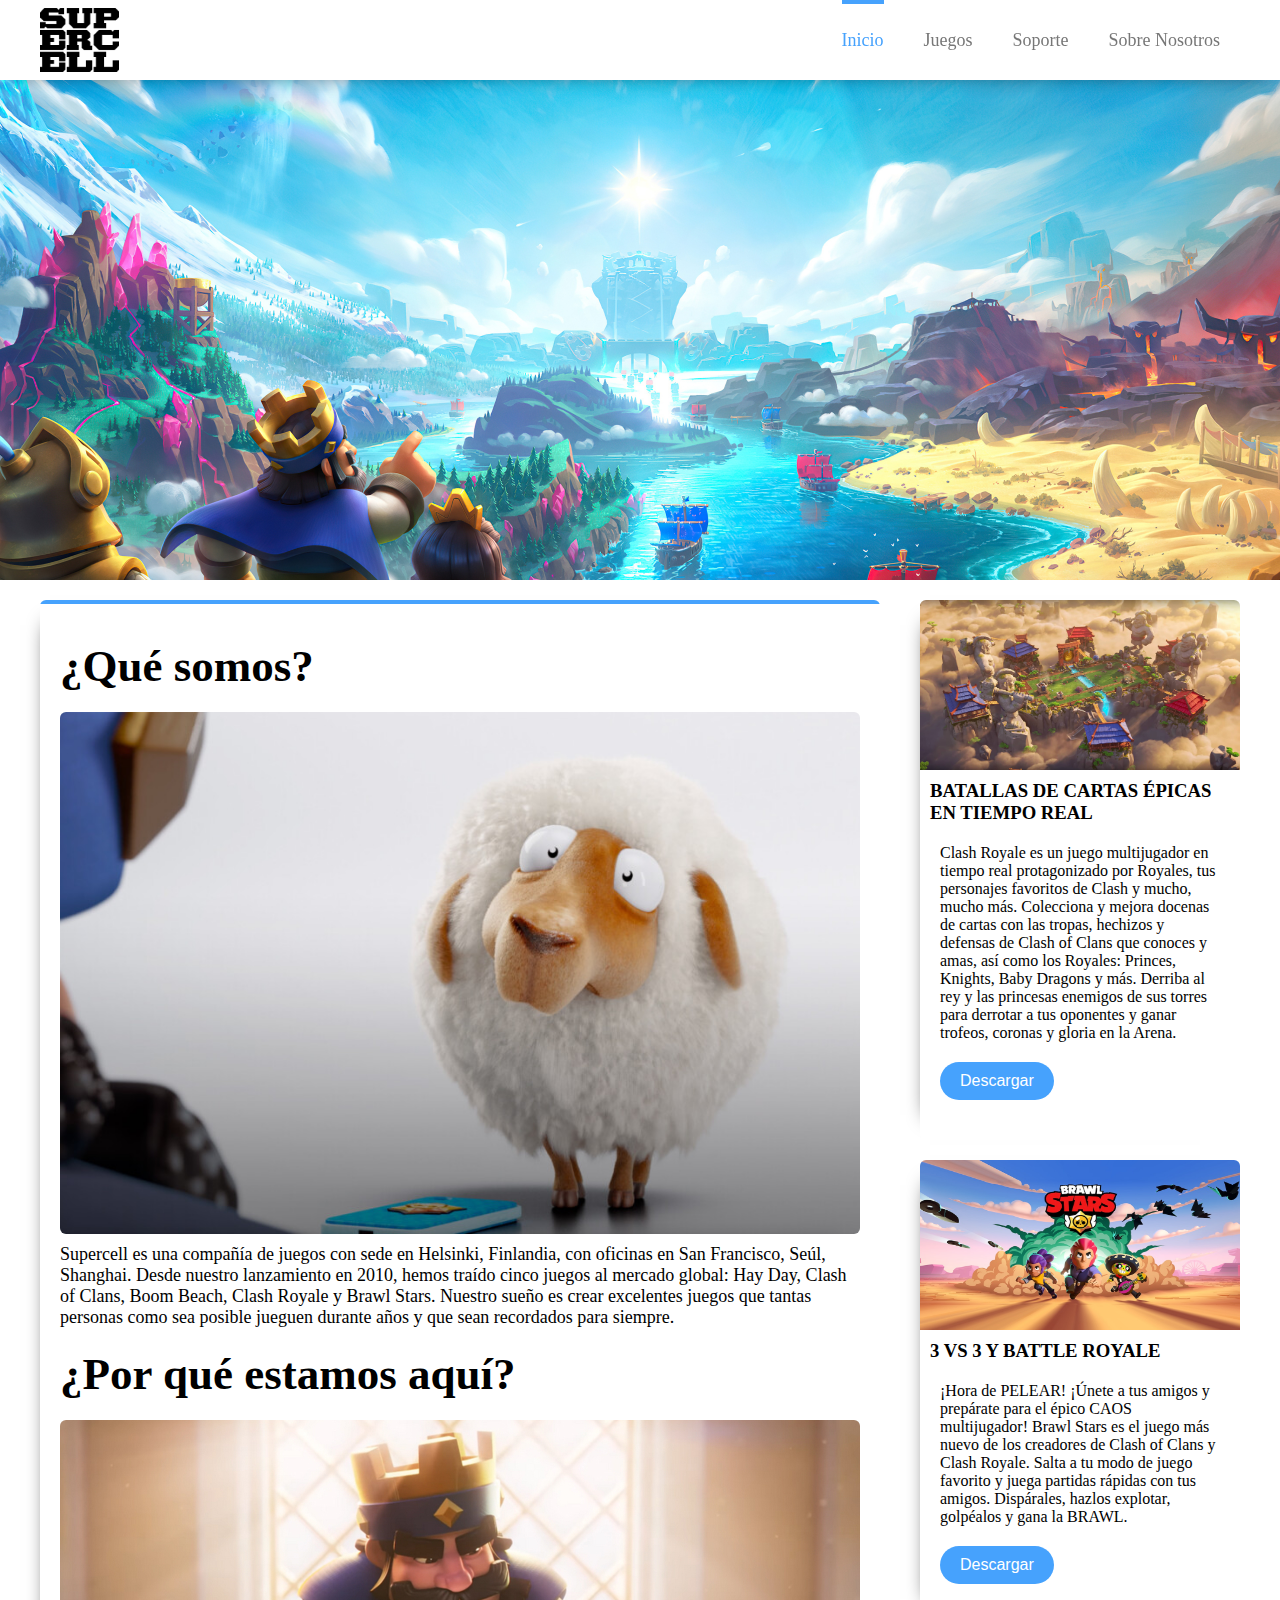
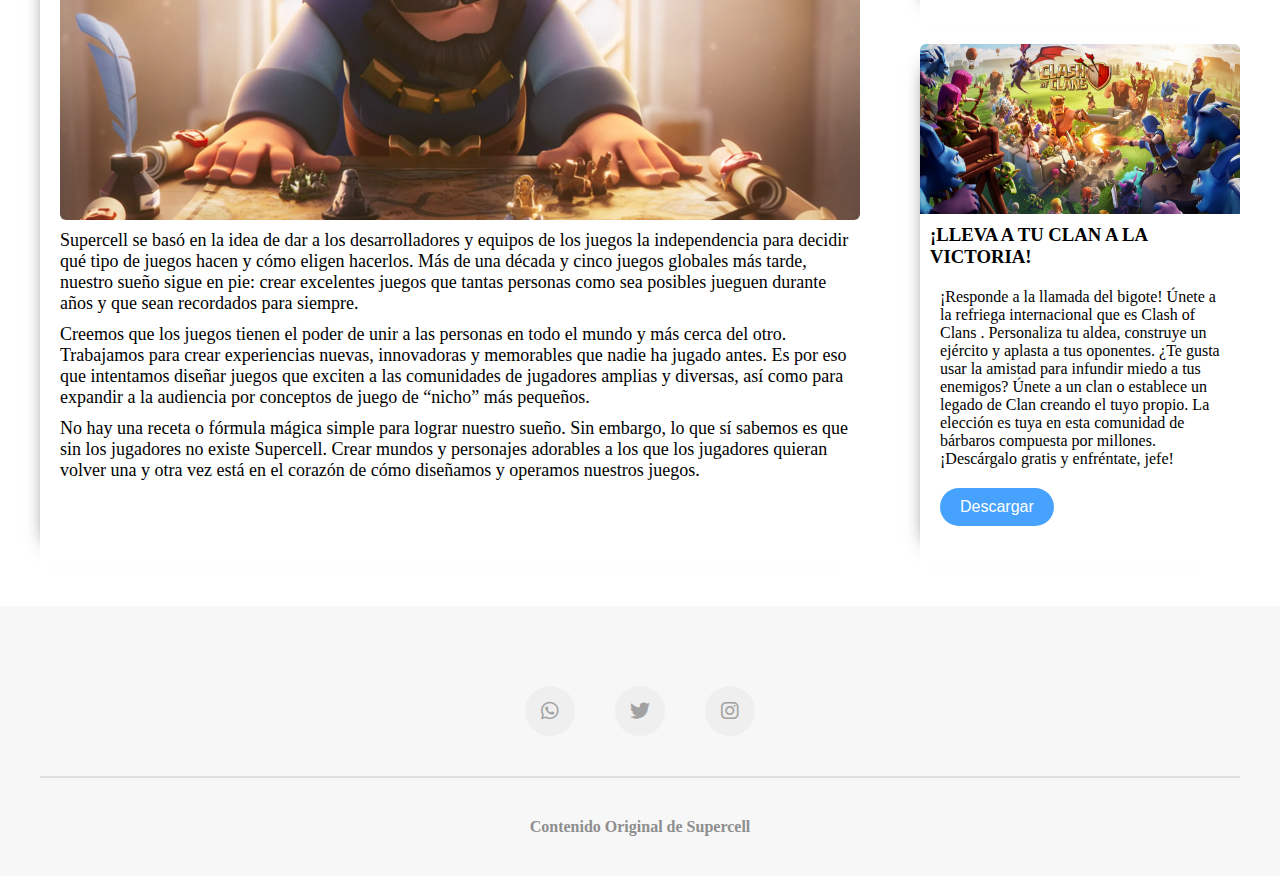
<file: index.html>
<html>
<html lang="en">

<head>
    <meta charset="UTF-8" />
    <meta http-equiv="X-UA-Compatible" content="IE=edge,chrome=1" />
    <meta name="viewport"
        content="width=device-width, user-scalable=no, inicial-scale=1.0, maximun-scale=1.0, minimun-scale=1.0" />
    <title>Supercell.com</title>
    <link rel="stylesheet" href="css/all.min.css" />
    <link rel="stylesheet" href="css/style__index.css" />
</head>

<body>
    <!-- HEADER MENU -->
    <header>
        <div class="header__content">
            <div class="logo">
                <img src="img/media_logo_supercell_black2x.png" />
        </div>
        <div class="menu" id="show-menu">
            <nav>
                <ul>
                    <li class="menu-selected">
                        <a href="index.html" class="text-menu-selected"><i class="fa-solid fa-home"></i>Inicio</a>
        </li>
        <li>
            <a href="Juegos.html"><i class="fa-solid fa-gamepad"></i>Juegos</a>
        </li>
        <li>
            <a href="Soporte.html"><i class="fa-solid fa-headset"></i>Soporte</a>
        </li>
        <li>
            <a href="Sobre Nosotros.html"><i class="fa-solid fa-people-group"></i>Sobre Nosotros</a>
                        </li>
                    </ul>
                </nav>
            </div>
        </div>

        <div id="icon-menu">
            <i class="fa-solid fa-bars"></i>
        </div>
    </header>

    <!-- FRONT PAGE -->
    <div class="container-all" id="move-content">
        <div class="container-cover"></div>

        <!-- ARTICLE -->
        <div class="container-content">
            <article>
                <h2>¿Qué somos?</h2>
                <img src="img/Article_Hero_SC-1.jpg" alt="" />
                <p>
                    Supercell es una compañía de juegos con sede en Helsinki,
                    Finlandia, con oficinas en San Francisco, Seúl, Shanghai. Desde
                    nuestro lanzamiento en 2010, hemos traído cinco juegos al mercado
                    global: Hay Day, Clash of Clans, Boom Beach, Clash Royale y Brawl
                    Stars. Nuestro sueño es crear excelentes juegos que tantas
                    personas como sea posible jueguen durante años y que sean
                    recordados para siempre.
                </p>
                <h2>¿Por qué estamos aquí?</h2>
                <img src="img/Clash-Royale-Supercell.jpg" alt="" />
                <p>
                    Supercell se basó en la idea de dar a los desarrolladores y
                    equipos de los juegos la independencia para decidir qué tipo de
                    juegos hacen y cómo eligen hacerlos. Más de una década y cinco
                    juegos globales más tarde, nuestro sueño sigue en pie: crear
                    excelentes juegos que tantas personas como sea posibles jueguen
                    durante años y que sean recordados para siempre.
                </p>
                <p>
                    Creemos que los juegos tienen el poder de unir a las personas en
                    todo el mundo y más cerca del otro. Trabajamos para crear
                    experiencias nuevas, innovadoras y memorables que nadie ha jugado
                    antes. Es por eso que intentamos diseñar juegos que exciten a las
                    comunidades de jugadores amplias y diversas, así como para
                    expandir a la audiencia por conceptos de juego de “nicho” más
                    pequeños.
                </p>
                <p>
                    No hay una receta o fórmula mágica simple para lograr nuestro
                    sueño. Sin embargo, lo que sí sabemos es que sin los jugadores no
                    existe Supercell. Crear mundos y personajes adorables a los que
                    los jugadores quieran volver una y otra vez está en el corazón de
                    cómo diseñamos y operamos nuestros juegos.
                </p>
            </article>

            <!-- ASIDE -->
            <div class="container-aside">
                <aside>
                    <img src="img/32310-clash-royale.png" />
                    <h3>BATALLAS DE CARTAS ÉPICAS EN TIEMPO REAL</h3>
                    <p>
                        Clash Royale es un juego multijugador en tiempo real
                        protagonizado por Royales, tus personajes favoritos de Clash y
                        mucho, mucho más. Colecciona y mejora docenas de cartas con las
                        tropas, hechizos y defensas de Clash of Clans que conoces y
                        amas, así como los Royales: Princes, Knights, Baby Dragons y
                        más. Derriba al rey y las princesas enemigos de sus torres para
                        derrotar a tus oponentes y ganar trofeos, coronas y gloria en la
                        Arena.
                    </p>
                    <a
                        href="https://www.google.com/url?sa=t&source=web&rct=j&url=https://play.google.com/store/apps/details%3Fid%3Dcom.supercell.clashroyale%26hl%3Des%26gl%3DUS%26referrer%3Dutm_source%253Dgoogle%2526utm_medium%253Dorganic%2526utm_term%253Dclash%2Broyale%26pcampaignid%3DAPPU_1__BbLYsG3LJKjqtsPiPqLqAE&ved=2ahUKEwjBpYe89u74AhWSkWoFHQj9AhUQ5IQBegQIDBAF&usg=AOvVaw1smunozGhA6o17R_wIPlM9"><button>Descargar</button></a>
                </aside>

                <aside>
                    <img src="img/media_banner_brawlstars.jpg" alt="" />
                    <h3>3 VS 3 Y BATTLE ROYALE</h3>
                    <p>
                        ¡Hora de PELEAR! ¡Únete a tus amigos y prepárate para el épico
                        CAOS multijugador! Brawl Stars es el juego más nuevo de los
                        creadores de Clash of Clans y Clash Royale. Salta a tu modo de
                        juego favorito y juega partidas rápidas con tus amigos.
                        Dispárales, hazlos explotar, golpéalos y gana la BRAWL.
                    </p>
                    <a
                        href="https://www.google.com/url?sa=t&source=web&rct=j&url=https://play.google.com/store/apps/details%3Fid%3Dcom.supercell.brawlstars%26hl%3Des%26gl%3DUS%26referrer%3Dutm_source%253Dgoogle%2526utm_medium%253Dorganic%2526utm_term%253Dbrawl%2Bstars%26pcampaignid%3DAPPU_1_YxfLYp3DHpzdkvQP1-S2kAc&ved=2ahUKEwjdgIjt9u74AhWcroQIHVeyDXIQ5IQBegQICBAF&usg=AOvVaw3oESEE-dRs3XzYRWlLZhL0"><button>Descargar</button></a>
                </aside>

                <aside>
                    <img src="img/clash-loadingscreen-2019aug.jpg" alt="" />
                    <h3>¡LLEVA A TU CLAN A LA VICTORIA!</h3>
                    <p>
                        ¡Responde a la llamada del bigote! Únete a la refriega
                        internacional que es Clash of Clans . Personaliza tu aldea,
                        construye un ejército y aplasta a tus oponentes. ¿Te gusta usar
                        la amistad para infundir miedo a tus enemigos? Únete a un clan o
                        establece un legado de Clan creando el tuyo propio. La elección
                        es tuya en esta comunidad de bárbaros compuesta por millones.
                        ¡Descárgalo gratis y enfréntate, jefe!
                    </p>
                    <a
                        href="https://www.google.com/url?sa=t&source=web&rct=j&url=https://play.google.com/store/apps/details%3Fid%3Dcom.supercell.clashofclans%26hl%3Des%26gl%3DUS%26referrer%3Dutm_source%253Dgoogle%2526utm_medium%253Dorganic%2526utm_term%253Dclash%2Bof%2Bclans%26pcampaignid%3DAPPU_1_pRfLYr_JIbCGwbkPs9-G6A8&ved=2ahUKEwj_r8eM9-74AhUwQzABHbOvAf0Q5IQBegQICRAF&usg=AOvVaw3yyqHRB3AAup0AunJhR1M-"><button>Descargar</button></a>
                </aside>
            </div>
        </div>

        <!-- FOOTER -->
        <div class="container-footer">
            <footer>
                <div class="redes-footer">
                    <a href="#"><i class="fa-brands fa-whatsapp"></i></a>
                    <a href="#"><i class="fa-brands fa-twitter"></i></a>
                    <a href="#"><i class="fa-brands fa-instagram"></i></a>
                </div>

                <hr />
                <h4>Contenido Original de Supercell</h4>
            </footer>
        </div>
    </div>

    <script src="js/script.js"></script>
</body>

</html>

</html>
</file>
<file: css/style__index.css>
* {
    margin: 0;
    padding: 0;
    box-sizing: border-box;
    text-decoration: none;
}

body {
    margin: 0;
}

header {
    position: fixed;
    top: 0;
    left: 0;
    width: 100%;
    height: 80px;
    box-shadow: 0px 4px 25px -15px rgb(0, 0, 0);
    z-index: 2;
    background: rgb(255, 255, 255);
}

.header__content {
    max-width: 1200px;
    margin: auto;
    display: flex;
    justify-content: space-between;
}

.logo {
    height: 80px;
    display: flex;
    justify-content: center;
    align-items: center;
}

.logo img {
    height: 80%;
    display: flex;
    align-items: center;
}

.menu {
    height: 80px;
}

.menu nav {
    display: flex;
    align-content: center;
    height: 100%;
}

.menu nav ul {
    display: flex;
    height: 100%;
    margin: 0;
    list-style: none;
    margin-top: auto;
}

.menu nav ul li {
    height: 100%;
    margin: 0% 20px;
    display: flex;
    justify-content: center;
    align-items: center;
    position: relative;
}

.menu-selected:before {
    content: "";
    width: 100%;
    height: 4px;
    background: #46a2fd;
    position: absolute;
    top: 0;
    left: 0;
}

.menu nav ul li a {
    color: #777777;
    font-size: 18px;
    transition: 300ms;
}

.menu nav ul li a:hover {
    color: #46a2fd;
}

.menu .text-menu-selected {
    color: #46a2fd;
}

.menu nav ul li a i {
    display: none;
}

#icon-menu {
    width: 50px;
    height: 50px;
    position: absolute;
    right: 20px;
    top: 16px;
    font-size: 20px;
    background: #fafafa;
    border-radius: 100%;
    color: #787878;
    display: none;
    justify-content: center;
    align-items: center;
    cursor: pointer;
    padding: 10px;
}

#icon-menu:hover {
    background: #f2f2f2;
}

/* FRONT PAGE */

.container-cover {
    width: 100%;
    height: 500px;
    position: relative;
    top: 80px;
    background-image: url(../img/2560x1600-85834-supercell-clash-royale-games-2016-games-hd-4k.jpg);
    background-position: center;
    background-size: cover;
    background-repeat: no-repeat;
}

.container-cover-info {
    max-width: 800px;
    height: 500px;
    margin: auto;
    text-align: center;
    display: flex;
    flex-direction: column;
    justify-content: center;
    align-items: center;
    z-index: 1px;
    position: relative;
}

/* ARTICLE */

.container-content {
    max-width: 1200px;
    margin: auto;
    margin-top: 80px;
    display: flex;
    justify-content: center;
}

.container-content h2 {
    padding: 20px 0;
}

article {
    width: 100%;
    padding: 20px;
    padding-bottom: 40px;
    box-shadow: -15px 0 20px -25px black;
    border-radius: 6px;
    position: relative;
    overflow: hidden;
}

article:before {
    content: "";
    width: 100%;
    height: 4px;
    position: absolute;
    top: 0;
    left: 0;
    background-color: #46a2fd;
}

article {
    margin-top: 20px;
    font-weight: 500;
    font-size: 30px;
}

article p {
    margin-top: 10px;
    font-size: 18px;
}

article img {
    width: 100%;
    border-radius: 6px;
}

/* ASIDE */
.container-aside aside {
    width: 320px;
    border-radius: 6px;
    box-shadow: -15px 0 20px -25px black;
    overflow: hidden;
    margin-left: 40px;
    margin-top: 20px;
    padding-bottom: 40px;
}

.container-aside h3 {
    margin: 10px;
}

.container-aside aside img {
    width: 100%;
    height: 170px;
}

.container-aside aside h2,
.container-aside aside p {
    margin-top: 20px;
    padding: 0 20px;
}

.container-aside aside button {
    margin-top: 20px;
    margin-left: 20px;
    padding: 10px 20px;
    font-size: 16px;
    background: #46a2fd;
    border: none;
    color: #fff;
    cursor: pointer;
    border-radius: 30px;
}

.container-aside aside button:hover {
    opacity: 0.9;
}

/* FOOTER */
.container-footer {
    width: 100%;
    padding: 40px 0;
    background: #f7f7f7;
    margin-top: 40px;
}

.container-footer footer {
    max-width: 1200px;
    margin: auto;
}

.container-footer footer .logo-footer {
    text-align: center;
}

.container-footer footer .logo-footer img {
    width: 70px;
    border-radius: 15px;
}

.container-footer footer .redes-footer {
    display: flex;
    justify-content: center;
    margin-top: 20px;
}

.redes-footer .fa-brands {
    font-size: 20px;
    margin: 20px;
    background: #efefef;
    width: 50px;
    height: 50px;
    display: flex;
    justify-content: center;
    align-items: center;
    border-radius: 100%;
    color: #a2a2a2;
}

.redes-footer .fa-whatsapp:hover {
    background: #25d366;
    color: #fff;
}

.redes-footer .fa-twitter:hover {
    background: #00acee;
    color: #fff;
}

.redes-footer .fa-instagram:hover {
    background: linear-gradient(to top right,
            #feda75,
            #fa7e1e,
            #d62976,
            #962fbf,
            #4f5bd5);
    color: #fff;
}

.container-footer footer hr {
    margin-top: 20px;
    border: none;
    height: 2px;
    background: #dfdfdf;
}

.container-footer footer h4 {
    text-align: center;
    margin-top: 40px;
    font-weight: 500px;
    color: #8e8e8e;
}

/* RESPONSIVE DESING */
@media screen and (max-width: 1220px) {

    .header__content,
    .container-content,
    .container-footer footer {
        max-width: 1000px;
        padding: 0 20px;
    }
}

@media screen and (max-width: 1020px) {
    .container-content {
        width: 100%;
        flex-direction: column;
    }

    article {
        box-shadow: 0 0 0 0;
    }

    .container-aside {
        display: flex;
        justify-content: center;
    }

    .container-aside aside {
        max-width: 300px;
        margin: 10px;
    }
}

@media screen and (max-width: 800px) {
    .container-all {
        transition: all 300ms cubic-bezier(1, 0, 0, 1);
    }

    .move-container-all {
        transform: translateX(300px);
    }

    .menu {
        width: 0px;
        height: 100vh;
        position: fixed;
        top: 80px;
        left: 0;
        background: #fff;
        overflow: hidden;
        transform: translateX(-350px);
        box-shadow: 10px 0 20px -25px black;
        transition: all 300ms cubic-bezier(1, 0, 0, 1);
    }

    .show-lateral {
        width: 300px;
        transform: translateX(0px);
    }

    .menu nav ul {
        flex-direction: column;
    }

    .menu nav ul li {
        max-width: 200px;
        height: 50px;
        justify-content: flex-start;
    }

    .menu-selected:before {
        width: 0;
    }

    .menu nav ul li a {
        margin-top: 40px;
        color: #858585;
    }

    .menu nav ul li a i {
        width: 20px;
        display: inline-block;
        margin-right: 10px;
        color: #46a2fd;
    }

    #icon-menu {
        display: flex;
    }

    .container-aside {
        flex-wrap: wrap;
    }

    .redes-footer .fa-whatsapp {
        background: #25d366;
        color: #fff;
    }

    .redes-footer .fa-twitter {
        background: #00acee;
        color: #fff;
    }

    .redes-footer .fa-instagram {
        background: linear-gradient(to top right,
                #feda75,
                #fa7e1e,
                #d62976,
                #962fbf,
                #4f5bd5);
        color: #fff;
    }
}
</file>
